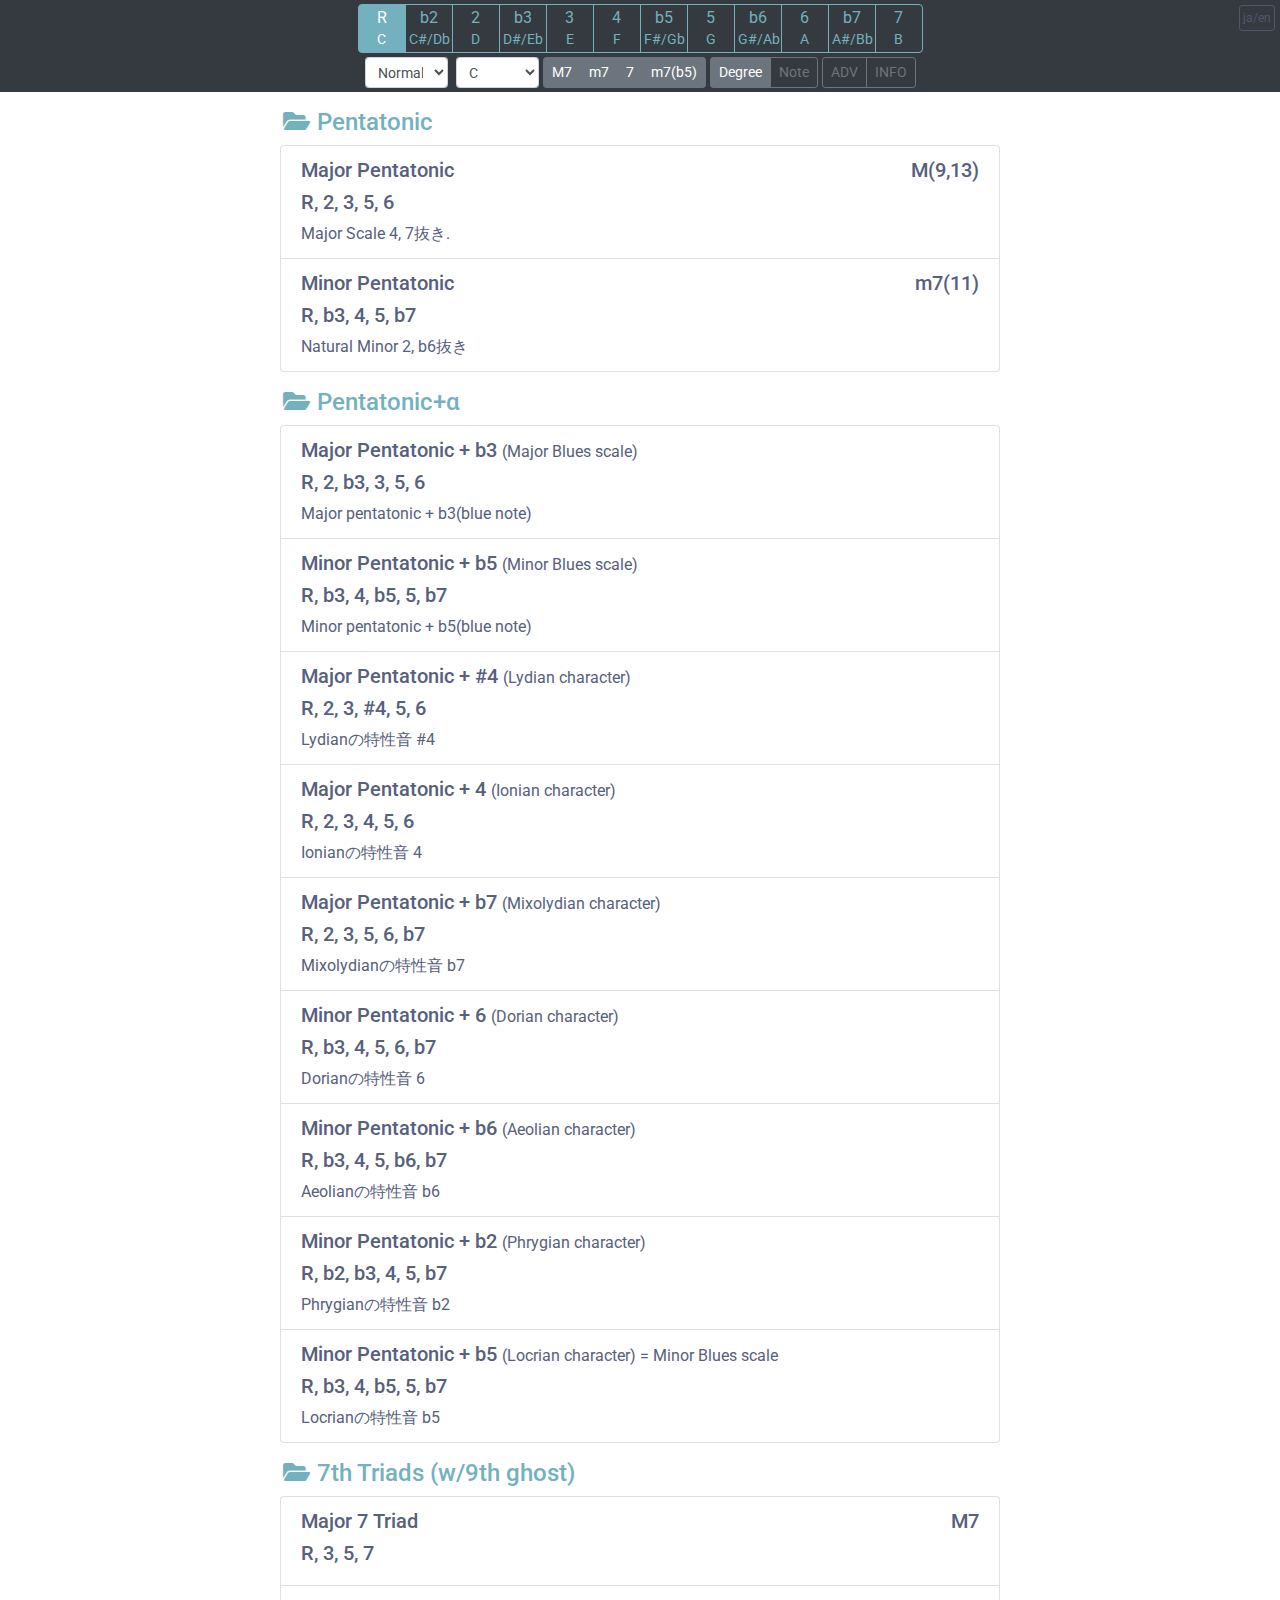
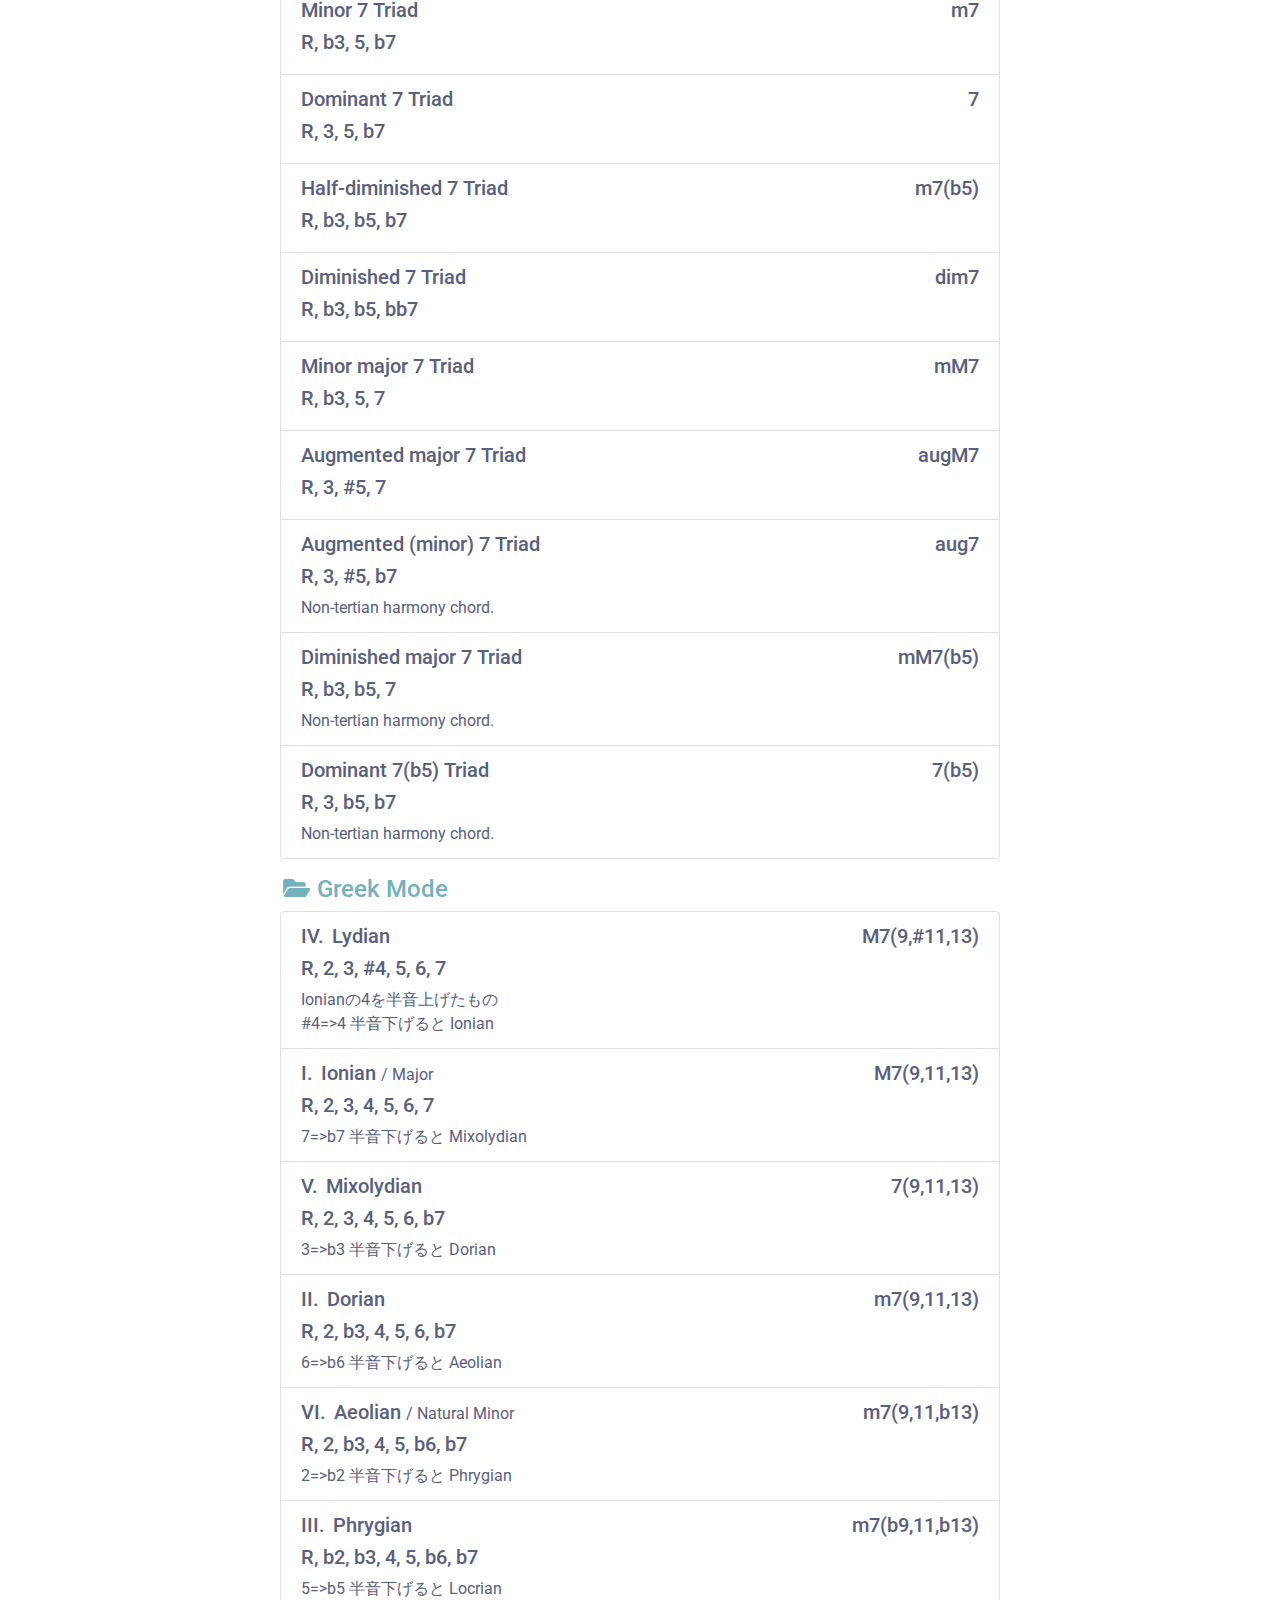
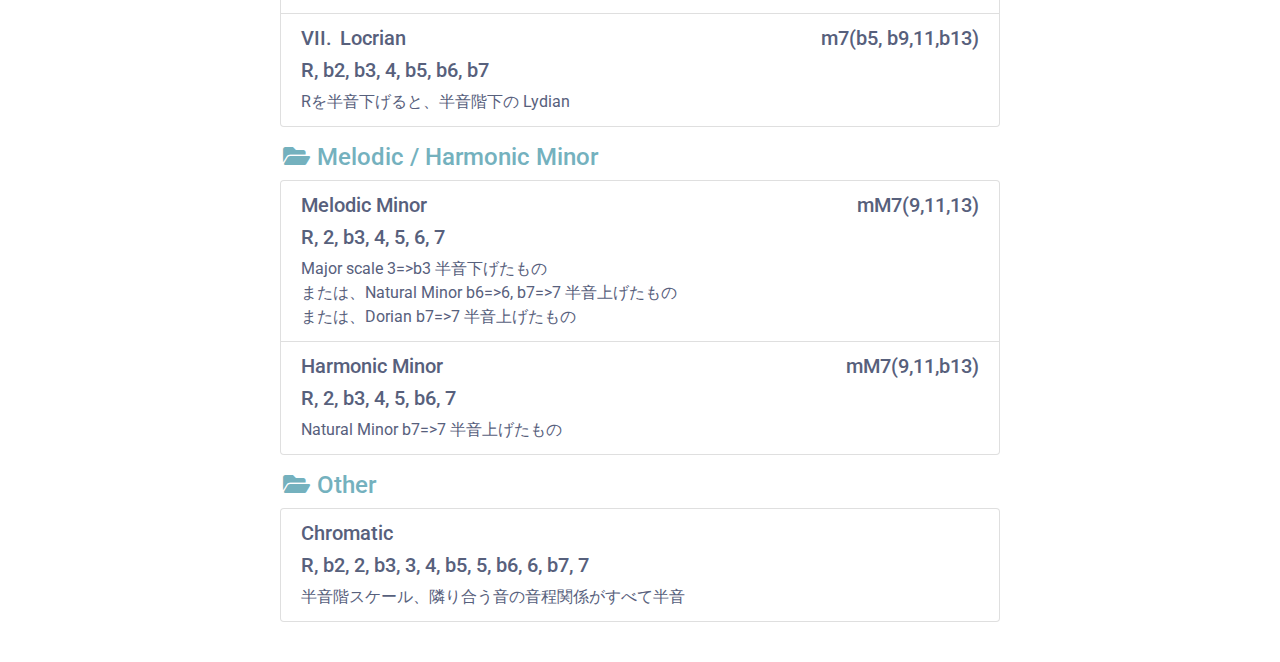
<file: index.html>
<!DOCTYPE html>
<html>
<head>
    <meta charset="utf-8" />
    <meta http-equiv="X-UA-Compatible" content="IE=edge">
    <meta name="viewport" content="width=device-width, initial-scale=1">

    <link rel="stylesheet" href="https://maxcdn.bootstrapcdn.com/bootstrap/4.0.0/css/bootstrap.min.css" integrity="sha384-Gn5384xqQ1aoWXA+058RXPxPg6fy4IWvTNh0E263XmFcJlSAwiGgFAW/dAiS6JXm" crossorigin="anonymous">
    <link href="https://use.fontawesome.com/releases/v5.0.8/css/all.css" rel="stylesheet">
    <link href="https://fonts.googleapis.com/css?family=Roboto" rel="stylesheet">

    <link rel="stylesheet" type="text/css" media="screen" href="main.css" />

    <style>
        body {
            margin-bottom: 40px;
            --margin-bottom: 500px;
        }
    </style>
    
    <title>Scale Finder</title>
</head>
<body>


    <nav class="navbar sticky-top bg-dark">
        <div class="w-100">    


            <div class="chlang">
                <button id="Btn-Lang" class="btn btn-outline-secondary btn-sm chlang-button">ja/en</button>
            </div>
            
            <!-- #Status -->
            <div id="Status" class="text-center">
                <div class="btn-group">
                    <button class="btn btn-outline-light status active" type="button" value="0">
                        <span class="status-degree">R</span><br/><div class="status-note"><span>C<span></div>
                    </button>
                    <button class="btn btn-outline-light status" type="button" value="1">
                        <span class="status-degree">b2</span><br/><div class="status-note"><span>C#/Db<span></div>
                    </button>
                    <button class="btn btn-outline-light status" type="button" value="2">
                        <span class="status-degree">2</span><br/><div class="status-note"><span>D<span></div>
                    </button>
                    <button class="btn btn-outline-light status" type="button" value="3">
                        <span class="status-degree">b3</span><br/><div class="status-note"><span>D#/Eb<span></div>
                    </button>
                    <button class="btn btn-outline-light status" type="button" value="4">
                        <span class="status-degree">3</span><br/><div class="status-note"><span>E<span></div>
                    </button>
                    <button class="btn btn-outline-light status" type="button" value="5">
                        <span class="status-degree">4</span><br/><div class="status-note"><span>F<span></div>
                    </button>
                    <button class="btn btn-outline-light status" type="button" value="6">
                        <span class="status-degree">b5</span><br/><div class="status-note"><span>F#/Gb<span></div>
                    </button>
                    <button class="btn btn-outline-light status" type="button" value="7">
                        <span class="status-degree">5</span><br/><div class="status-note"><span>G<span></div>
                    </button>
                    <button class="btn btn-outline-light status" type="button" value="8">
                        <span class="status-degree">b6</span><br/><div class="status-note"><span>G#/Ab<span></div>
                    </button>
                    <button class="btn btn-outline-light status" type="button" value="9">
                        <span class="status-degree">6</span><br/><div class="status-note"><span>A<span></div>
                    </button>
                    <button class="btn btn-outline-light status" type="button" value="10">
                        <span class="status-degree">b7</span><br/><div class="status-note"><span>A#/Bb<span></div>
                    </button>
                    <button class="btn btn-outline-light status" type="button" value="11">
                        <span class="status-degree">7</span><br/><div class="status-note"><span>B<span></div>
                    </button>
                </div>
            </div>

            <!-- #Controls -->
            <div class="w-100 text-center mt-1">
                <div id="Controls" class="d-inline-flex">

                    <select id="Type" class="form-control form-control-sm">
                        <option value="normal">Normal</option>
                        <option value="tension">Tension</option>
                        <option value="scale">Scale</option>
                    </select>

                    <select id="Key" class="form-control form-control-sm ml-2">
                        <option value="0">C</option>
                        <option value="1">C#/Db</option>
                        <option value="2">D</option>
                        <option value="3">D#/Eb</option>
                        <option value="4">E</option>
                        <option value="5">F</option>
                        <option value="6">F#/Gb</option>
                        <option value="7">G</option>
                        <option value="8">G#/Ab</option>
                        <option value="9">A</option>
                        <option value="10">A#/Bb</option>
                        <option value="11">B</option>
                    </select>

                    <div id="Chord" class="btn-group btn-group-sm ml-1" role="group">
                        <button class="btn btn-secondary btn-sm" value="1,3,5,7">M7</button>
                        <button class="btn btn-secondary btn-sm" value="1,b3,5,b7">m7</button>
                        <button class="btn btn-secondary btn-sm," value="1,3,5,b7">7</button>
                        <button class="btn btn-secondary btn-sm" value="1,b3,b5,b7">m7(b5)</button>
                    </div>

                    <div class="btn-group ml-1" role="group">
                        <!--
                        <span data-toggle="collapse" data-target="#DegreeBoard">
                            <button id="Btn-Degree" type="button" class="btn btn-outline-success btn-sm" data-toggle="button">Degree</button>
                        </span>
                        <-->
                        <button id="Btn-Degree" type="button" class="btn btn-outline-secondary btn-sm active">Degree</button>
                        <button id="Btn-Note" type="button" class="btn btn-outline-secondary btn-sm">Note</button>                    
                    </div>
                    
                    <div class="btn-group ml-1" role="group">
                        <!--
                        <span data-toggle="collapse" data-target="#Advanced">
                            <button id="Btn-Advanced" type="button" class="btn btn-outline-warning btn-sm active" data-toggle="button">ADV</button>
                        </span>
                        <span data-toggle="collapse" data-target="#Info">
                                <button id="Btn-Info" type="button" class="btn btn-outline-warning btn-sm active" data-toggle="button">INFO</button>
                            </span>
                        -->
                        <button id="Btn-Advanced" type="button" class="btn btn-outline-secondary btn-sm">ADV</button>
                        <button id="Btn-Info" type="button" class="btn btn-outline-secondary btn-sm">INFO</button>
                    </div>
                    
                </div>
            </div>


            <!-- #Advanced -->
            <div class="w-100 text-center">
                <div id="Advanced" class="collapse --show">

                    <div class="d-inline-flex mt-2">
                        <select id="Tuning" class="form-control form-control-sm">
                            <option value="Regular">Regular (E,A,D,G,B,E)</option>
                            <option value="DropD">DropD (D,A,D,G,B,E)</option>
                            <option value="7S-STD">7S-STD (B,E,A,D,G,B,E)</option>
                        </select>

                        <input id="Fret" class="form-control form-control-sm ml-2" type="number" value="24" min="12" max="32">
                        
                        <select id="Level" class="form-control form-control-sm ml-2">
                            <option value="beg">Beginner</option>
                            <!-- option value="int">Intermediate</option> -->
                            <option value="adv">Advanced</option>
                        </select>

                        <div class="form-check ml-2">
                            <input id="Check-ghost" type="checkbox" class="form-check-input">
                            <label class="form-check-label pt-1">ghost</label>
                        </div>
                        

                    </div>

                </div>
            </div>

            <!-- #Info -->
            <div class="w-100 text-center">
                <div id="Info" class="collapse --show">

                    <div class="info mt-2">
                        <p>
                            <a href="https://github.com/azuma51/scale-finder" title="Source code on Github"><i class="fab fa-github-square"></i></a>
                            <!--
                            <a href="#"><i class="far fa-comments"></i></a>
                            <a href="#"><i class="fas fa-paperclip"></i></a>
                            <a href="#" title="Refarence Links"><i class="fas fa-link"></i></a>
                            -->
                            <a href="https://www.facebook.com/sharer/sharer.php?u=https%3A%2F%2Fazuma51.github.io%2Fscale-finder%2F" target="_blank" title="Share on Facebook"><i class="fab fa-facebook-square"></i></a>
                            <a href="https://twitter.com/intent/tweet?url=https%3A%2F%2Fazuma51.github.io%2Fscale-finder%2F" target="_blank" title="Share on Tweet"><i class="fab fa-twitter-square"></i></a>                                           
                        </p>
                        <p class="copyright">Scale Finder r20180415</p>
                    </div>

                </div>
            </div>

        </div>
    </nav>



    <!-- Scales -->
    <div id="Scales" class="container">
        <!--
        <a class="anchor" id="Pentatonic-anchor"></a>
        <section class="category">
            <a data-toggle="collapse" href="#Pentatonic-group">
                <h4 class="category-title"><i class="fa"></i>Pentatonic</h4>
            </a>

            <div id="Pentatonic-group" class="category-scales collapse show">

                <a class="anchor" id="Major-Pentatonic-anchor"></a>
                <div id="Major-Pentatonic" class="scale list-group-item list-group-item-action flex-column">
                    <div class="d-flex w-100 justify-content-between">
                        <h5 class="scale-title">Major Pentatonic</h5>
                        <h5 class="scale-symbol">M(9,13)</h5>
                    </div>
                    <h5 class="scale-degrees">R, 2, 3, 5, 6</h5>
                    <p class="scale-desc">Major Scale 4, 7 抜き</p>
                </div>

                <a class="anchor" id="Minor-Pentatonic-anchor"></a>
                <div id="Minor-Pentatonic" class="scale list-group-item list-group-item-action flex-column">
                    <div class="d-flex w-100 justify-content-between">
                        <h5 class="scale-title">Minor Pentatonic</h5>
                        <h5 class="scale-symbol">m7(11)</h5>
                    </div>
                    <h5 class="scale-degrees">R, b3, 4, 5, b7</h5>
                    <p class="scale-desc">Natural Scale 2, 6 抜き</p>
                </div>
                
            </div>

        </section>
        

        <a class="anchor" id="Harmonic-Minor-Mode-anchor"></a>
        <section class="category">
            <a data-toggle="collapse" href="#Harmonic-Minor-Mode-group">
                <h4 class="category-title"><i class="fa"></i>Harmonic Minor Mode</h4>
            </a>

            <div id="Harmonic-Minor-Mode-group" class="category-scales collapse show">

                <a class="anchor" id="Harmonic-Minor-anchor"></a>
                <div id="Harmonic-Minor" class="scale list-group-item list-group-item-action flex-column pinned">
                    <div class="d-flex w-100 justify-content-between">
                        <h5 class="scale-title"><span class="scale-title-premode">I.</span>Harmonic Minor</h5>
                        <h5 class="scale-symbol">mM(9,11,b13)</h5>
                    </div>
                    <h5 class="scale-degrees">R, 2, b3, 4, 5, b6, 7</h5>
                    <p class="scale-desc">1st of Harmonic Minor Mode<br>Natural Minor b7を半音上げたもの</p>
                </div>

                <a class="anchor" id="Phrygian-anchor"></a>
                <div id="Phrygian" class="scale list-group-item list-group-item-action flex-column active">
                    <div class="d-flex w-100 justify-content-between">
                        <h5 class="scale-title"><span class="scale-title-premode">V.</span>Phrygian #3<small>(Phrygian Dominant / Harmonic Minor P5 below)</small></h5>
                        <h5 class="scale-symbol">7(b9,11,b13)</h5>
                    </div>
                    <h5 class="scale-degrees">R, b2, 3, 4, 5, b6, b7</h5>
                    <p class="scale-desc">5th of Harmonic Minor Mode</p>
                </div>
                
            </div>

        </section>
        -->
    </div>   



    <!-- #Boards -->
    <div id="Boards" class="fixed-bottom">


        <div id="DegreeBoard" class="container-fuild bg-light collapse board --show">
            <div class="d-flex justify-content-between pl-3 pr-3 board-header">
                <p>
                    <i class="fa fas fa-thumbtack board-pin"></i>
                    <span class="board-title-key">C</span>
                    <span class="board-title">Chromatic</span>
                    <small>on Degree</small>
                </p>
                <button type="button" class="close board-close" data-target="#DegreeBoard">
                    <span class="" aria-hidden="true">&times;</span>
                </button>   
            </div>

            <div id="" class="diagram">
                <div class="diagram-degrees text-center">
                    <table>
                        <caption></caption>
                        <tr>
                            <th></th>
                            <th>0</th>
                            <th></th>
                            <th></th>
                            <th>3</th>
                            <th></th>
                            <th>5</th>
                            <th></th>
                            <th>7</th>
                            <th></th>
                            <th>9</th>
                            <th></th>
                            <th></th>
                            <th>12</th>
                            <th></th>
                            <th></th>
                            <th>15</th>
                            <th></th>
                            <th>17</th>
                            <th></th>
                            <th>19</th>
                            <th></th>
                            <th>21</th>
                            <th></th>
                            <th></th>
                            <th>24</th>
                        </tr>

                        <tr>
                            <th>1</th>
                            <td class="zero-fret"><div class="maru"><span>b3</span></div></td>
                            <td><div class="maru"><span>4</span></div></td>
                            <td><div class="maru"><span>b5</span></div></td>
                            <td><div class="maru"><span>5</span></div></td>
                            <td><div class="maru"><span>b6</span></div></td>
                            <td><div class="maru"><span>6</span></div></td>
                            <td><div class="maru"><span>b7</span></div></td>
                            <td><div class="maru"><span>7</span></div></td>
                            <td><div class="maru root"><span>R</span></div></td>
                            <td><div class="maru"><span>b2</span></div></td>
                            <td><div class="maru"><span>2</span></div></td>
                            <td><div class="maru"><span>b3</span></div></td>
                            <td class="twelve-fret"><div class="maru"><span>3</span></div></td>
                            <td><div class="maru"><span>4</span></div></td>
                            <td><div class="maru"><span>4#</span></div></td>
                            <td><div class="maru"><span>5</span></div></td>
                            <td><div class="maru"><span class="small">b13</span></div></td>
                            <td><div class="maru"><span>13</span></div></td>
                            <td><div class="maru"><span class="small">#13</span></div></td>
                            <td><div class="maru"><span>7</span></div></td>
                            <td><div class="maru root"><span>R</span></div></td>
                            <td><div class="maru"><span>b2</span></div></td>
                            <td><div class="maru"><span>2</span></div></td>
                            <td><div class="maru"><span>b3</span></div></td>
                            <td class="twenty-four-fret"><div class="maru"><span>3</span></div></td>
                        </tr>
                        
                        <tr>
                            <th>2</th>
                            <td class="zero-fret"><div class="maru"><span>7</span></div></td>
                            <td><div class="maru root"><span>R</span></div></td>
                            <td><div class="maru"><span>b2</span></div></td>
                            <td><div class="maru"><span>2</span></div></td>
                            <td><div class="maru"><span>b3</span></div></td>
                            <td><div class="maru"><span>3</span></div></td>
                            <td><div class="maru"><span>4</span></div></td>
                            <td><div class="maru"><span>b5</span></div></td>
                            <td><div class="maru"><span>5</span></div></td>
                            <td><div class="maru"><span>b6</span></div></td>
                            <td><div class="maru"><span>6</span></div></td>
                            <td><div class="maru"><span>b7</span></div></td>
                            <td class="twelve-fret"><div class="maru"><span>7</span></div></td>
                            <td><div class="maru root"><span>R</span></div></td>
                            <td><div class="maru"><span>b2</span></div></td>
                            <td><div class="maru"><span>2</span></div></td>
                            <td><div class="maru"><span>b3</span></div></td>
                            <td><div class="maru"><span>3</span></div></td>
                            <td><div class="maru"><span>4</span></div></td>
                            <td><div class="maru"><span>b5</span></div></td>
                            <td><div class="maru"><span>5</span></div></td>
                            <td><div class="maru"><span>b6</span></div></td>
                            <td><div class="maru"><span>6</span></div></td>
                            <td><div class="maru"><span>b7</span></div></td>
                            <td class="twenty-four-fret"><div class="maru"><span>7</span></div></td>
                        </tr>                    

                        <tr>
                            <th>3</th>
                            <td class="zero-fret"><div class="maru"><span>5</span></div></td>
                            <td><div class="maru"><span>b6</span></div></td>
                            <td><div class="maru"><span>6</span></div></td>
                            <td><div class="maru"><span>b7</span></div></td>
                            <td><div class="maru"><span>7</span></div></td>
                            <td><div class="maru root"><span>R</span></div></td>
                            <td><div class="maru"><span>b2</span></div></td>
                            <td><div class="maru"><span>2</span></div></td>
                            <td><div class="maru"><span>b3</span></div></td>
                            <td><div class="maru"><span>3</span></div></td>
                            <td><div class="maru"><span>4</span></div></td>
                            <td><div class="maru"><span>b5</span></div></td>
                            <td class="twelve-fret"><div class="maru"><span>5</span></div></td>
                            <td><div class="maru"><span>b6</span></div></td>
                            <td><div class="maru"><span>6</span></div></td>
                            <td><div class="maru"><span>b7</span></div></td>
                            <td><div class="maru"><span>7</span></div></td>
                            <td><div class="maru root"><span>R</span></div></td>
                            <td><div class="maru"><span>b2</span></div></td>
                            <td><div class="maru"><span>2</span></div></td>
                            <td><div class="maru"><span>b3</span></div></td>
                            <td><div class="maru"><span>3</span></div></td>
                            <td><div class="maru"><span>4</span></div></td>
                            <td><div class="maru"><span>b5</span></div></td>
                            <td class="twenty-four-fret"><div class="maru"><span>5</span></div></td>
                        </tr>                    

                        <tr>
                            <th>4</th>
                            <td class="zero-fret"><div class="maru"><span>2</span></div></td>
                            <td><div class="maru"><span>b3</span></div></td>
                            <td><div class="maru"><span>3</span></div></td>
                            <td><div class="maru"><span>4</span></div></td>
                            <td><div class="maru"><span>b5</span></div></td>
                            <td><div class="maru"><span>5</span></div></td>
                            <td><div class="maru"><span>b6</span></div></td>
                            <td><div class="maru"><span>6</span></div></td>
                            <td><div class="maru"><span>b7</span></div></td>
                            <td><div class="maru"><span>7</span></div></td>
                            <td><div class="maru root"><span>R</span></div></td>
                            <td><div class="maru"><span>b2</span></div></td>
                            <td class="twelve-fret"><div class="maru"><span>2</span></div></td>
                            <td><div class="maru"><span>b3</span></div></td>
                            <td><div class="maru"><span>3</span></div></td>
                            <td><div class="maru"><span>4</span></div></td>
                            <td><div class="maru"><span>b5</span></div></td>
                            <td><div class="maru"><span>5</span></div></td>
                            <td><div class="maru"><span>b6</span></div></td>
                            <td><div class="maru"><span>6</span></div></td>
                            <td><div class="maru"><span>b7</span></div></td>
                            <td><div class="maru"><span>7</span></div></td>
                            <td><div class="maru root"><span>R</span></div></td>
                            <td><div class="maru"><span>b2</span></div></td>
                            <td class="twenty-four-fret"><div class="maru"><span>2</span></div></td>
                        </tr>                    

                        <tr>
                            <th>5</th>
                            <td class="zero-fret"><div class="maru"><span>6</span></div></td>
                            <td><div class="maru"><span>b7</span></div></td>
                            <td><div class="maru"><span>7</span></div></td>
                            <td><div class="maru root"><span>R</span></div></td>
                            <td><div class="maru"><span>b2</span></div></td>
                            <td><div class="maru"><span>2</span></div></td>
                            <td><div class="maru"><span>b3</span></div></td>
                            <td><div class="maru"><span>3</span></div></td>
                            <td><div class="maru"><span>4</span></div></td>
                            <td><div class="maru"><span>b5</span></div></td>
                            <td><div class="maru"><span>5</span></div></td>
                            <td><div class="maru"><span>b6</span></div></td>
                            <td class="twelve-fret"><div class="maru"><span>6</span></div></td>
                            <td><div class="maru"><span>b7</span></div></td>
                            <td><div class="maru"><span>7</span></div></td>
                            <td><div class="maru root"><span>R</span></div></td>
                            <td><div class="maru"><span>b2</span></div></td>
                            <td><div class="maru"><span>2</span></div></td>
                            <td><div class="maru"><span>b3</span></div></td>
                            <td><div class="maru"><span>3</span></div></td>
                            <td><div class="maru"><span>4</span></div></td>
                            <td><div class="maru"><span>b5</span></div></td>
                            <td><div class="maru"><span>5</span></div></td>
                            <td><div class="maru"><span>b6</span></div></td>
                            <td class="twenty-four-fret"><div class="maru"><span>6</span></div></td>
                        </tr>                    

                        <tr>
                            <th>6</th>
                            <td class="zero-fret"><div class="maru"><span>3</span></div></td>
                            <td><div class="maru"><span>4</span></div></td>
                            <td><div class="maru"><span>b5</span></div></td>
                            <td><div class="maru"><span>5</span></div></td>
                            <td><div class="maru"><span>b6</span></div></td>
                            <td><div class="maru"><span>6</span></div></td>
                            <td><div class="maru"><span>b7</span></div></td>
                            <td><div class="maru"><span>7</span></div></td>
                            <td><div class="maru root"><span>R</span></div></td>
                            <td><div class="maru"><span>b2</span></div></td>
                            <td><div class="maru"><span>2</span></div></td>
                            <td><div class="maru"><span>b3</span></div></td>
                            <td class="twelve-fret"><div class="maru"><span>3</span></div></td>
                            <td><div class="maru"><span>4</span></div></td>
                            <td><div class="maru"><span>b5</span></div></td>
                            <td><div class="maru"><span>5</span></div></td>
                            <td><div class="maru"><span>b6</span></div></td>
                            <td><div class="maru"><span>6</span></div></td>
                            <td><div class="maru"><span>b7</span></div></td>
                            <td><div class="maru"><span>7</span></div></td>
                            <td><div class="maru root"><span>R</span></div></td>
                            <td><div class="maru"><span>b2</span></div></td>
                            <td><div class="maru"><span>2</span></div></td>
                            <td><div class="maru"><span>b3</span></div></td>
                            <td class="twenty-four-fret"><div class="maru"><span>3</span></div></td>
                        </tr>
                         
                        <tr>
                            <th></th>
                            <th>12</th>
                            <th></th>
                            <th></th>
                            <th>15</th>
                            <th></th>
                            <th>17</th>
                            <th></th>
                            <th>19</th>
                            <th></th>
                            <th>21</th>
                            <th></th>
                            <th></th>
                            <th>24</th>
                            <th></th>
                            <th></th>
                            <th>27</th>
                            <th></th>
                            <th>29</th>
                            <th></th>
                            <th>31</th>
                            <th></th>
                            <th>33</th>
                            <th></th>
                            <th></th>
                            <th>36</th>
                        </tr>


                    </table>

                </div>
            </div>
        </div>
    

        <div id="NoteBoard" class="container-fuild bg-light collapse board --show">
            <div class="d-flex justify-content-between pl-3 pr-3 board-header">
                <p>
                    <i class="fa fas fa-thumbtack board-pin"></i>
                    <span class="board-title-key">C</span>
                    <span class="board-title">Chromatic</span>
                    <small>on Note</small>
                </p>
                <button type="button" class="close board-close" data-target="#NoteBoard">
                    <span class="" aria-hidden="true">&times;</span>
                </button>   
            </div>

            <div id="" class="diagram">
                <div class="diagram-notes text-center">
                    <table>
                        <caption></caption>
                        <tr>
                            <th></th>
                            <th>0</th>
                            <th></th>
                            <th></th>
                            <th>3</th>
                            <th></th>
                            <th>5</th>
                            <th></th>
                            <th>7</th>
                            <th></th>
                            <th>9</th>
                            <th></th>
                            <th></th>
                            <th>12</th>
                            <th></th>
                            <th></th>
                            <th>15</th>
                            <th></th>
                            <th>17</th>
                            <th></th>
                            <th>19</th>
                            <th></th>
                            <th>21</th>
                            <th></th>
                            <th></th>
                            <th>24</th>
                        </tr>

                        <tr>
                            <th>1</th>
                            <td class="zero-fret"><div class="maru"><span>E</span></div></td>
                            <td><div class="maru"><span>F</span></div></td>
                            <td><div class="maru"><span class="small">F#<br>Gb</span></div></td>
                            <td><div class="maru"><span>G</span></div></td>
                            <td><div class="maru"><span class="small">G#<br>Ab</span></div></td>
                            <td><div class="maru"><span>A</span></div></td>
                            <td><div class="maru"><span class="small">A#<br>Bb</span></div></td>
                            <td><div class="maru"><span>B</span></div></td>
                            <td><div class="maru root"><span>C</span></div></td>
                            <td><div class="maru"><span class="small">C#<br>Db</span></div></td>
                            <td><div class="maru"><span>D</span></div></td>
                            <td><div class="maru"><span class="small">D#<br>Eb</span></div></td>
                            <td class="twelve-fret"><div class="maru"><span>E</span></div></td>
                            <td><div class="maru"><span>F</span></div></td>
                            <td><div class="maru"><span class="small">F#<br>Gb</span></div></td>
                            <td><div class="maru"><span>G</span></div></td>
                            <td><div class="maru"><span class="small">G#<br>Ab</span></div></td>
                            <td><div class="maru"><span>A</span></div></td>
                            <td><div class="maru"><span class="small">A#<br>Bb</span></div></td>
                            <td><div class="maru"><span>B</span></div></td>
                            <td><div class="maru root"><span>C</span></div></td>
                            <td><div class="maru"><span class="small">C#<br>Db</span></div></td>
                            <td><div class="maru"><span>D</span></div></td>
                            <td><div class="maru"><span class="small">D#<br>Eb</span></div></td>
                            <td class="twenty-four-fret"><div class="maru"><span>E</span></div></td>
                        </tr>
                        
                        <tr>
                            <th>2</th>
                            <td class="zero-fret"><div class="maru"><span>B</span></div></td>
                            <td><div class="maru root"><span>C</span></div></td>
                            <td><div class="maru"><span class="small">C#<br>Db</span></div></td>
                            <td><div class="maru"><span>D</span></div></td>
                            <td><div class="maru"><span class="small">D#<br>Eb</span></div></td>
                            <td><div class="maru"><span>E</span></div></td>
                            <td><div class="maru"><span>F</span></div></td>
                            <td><div class="maru"><span class="small">F#<br>Gb</span></div></td>
                            <td><div class="maru"><span>G</span></div></td>
                            <td><div class="maru"><span class="small">G#<br>Ab</span></div></td>
                            <td><div class="maru"><span>A</span></div></td>
                            <td><div class="maru"><span class="small">A#<br>Bb</span></div></td>
                            <td class="twelve-fret"><div class="maru"><span>B</span></div></td>
                            <td><div class="maru root"><span>C</span></div></td>
                            <td><div class="maru"><span class="small">C#<br>Db</span></div></td>
                            <td><div class="maru"><span>D</span></div></td>
                            <td><div class="maru"><span class="small">D#<br>Eb</span></div></td>
                            <td><div class="maru"><span>E</span></div></td>
                            <td><div class="maru"><span>F</span></div></td>
                            <td><div class="maru"><span class="small">F#<br>Gb</span></div></td>
                            <td><div class="maru"><span>G</span></div></td>
                            <td><div class="maru"><span class="small">G#<br>Ab</span></div></td>
                            <td><div class="maru"><span>A</span></div></td>
                            <td><div class="maru"><span class="small">A#<br>Bb</span></div></td>
                            <td class="twenty-four-fret"><div class="maru"><span>B</span></div></td>
                        </tr>                    

                        <tr>
                            <th>3</th>
                            <td class="zero-fret"><div class="maru"><span>G</span></div></td>
                            <td><div class="maru"><span class="small">G#<br>Ab</span></div></td>
                            <td><div class="maru"><span>A</span></div></td>
                            <td><div class="maru"><span class="small">A#<br>Bb</span></div></td>
                            <td><div class="maru"><span>B</span></div></td>
                            <td><div class="maru root"><span>C</span></div></td>
                            <td><div class="maru"><span class="small">C#<br>Db</span></div></td>
                            <td><div class="maru"><span>D</span></div></td>
                            <td><div class="maru"><span class="small">D#<br>Eb</span></div></td>
                            <td><div class="maru"><span>E</span></div></td>
                            <td><div class="maru"><span>F</span></div></td>
                            <td><div class="maru"><span class="small">G#<br>Ab</span></div></td>
                            <td class="twelve-fret"><div class="maru"><span>G</span></div></td>
                            <td><div class="maru"><span class="small">G#<br>Ab</span></div></td>
                            <td><div class="maru"><span>A</span></div></td>
                            <td><div class="maru"><span class="small">A#<br>Bb</span></div></td>
                            <td><div class="maru"><span>B</span></div></td>
                            <td><div class="maru root"><span>C</span></div></td>
                            <td><div class="maru"><span class="small">C#<br>Db</span></div></td>
                            <td><div class="maru"><span>D</span></div></td>
                            <td><div class="maru"><span class="small">D#<br>Eb</span></div></td>
                            <td><div class="maru"><span>E</span></div></td>
                            <td><div class="maru"><span>F</span></div></td>
                            <td><div class="maru"><span class="small">G#<br>Ab</span></div></td>
                            <td class="twenty-four-fret"><div class="maru"><span>G</span></div></td>
                        </tr>                    

                        <tr>
                            <th>4</th>
                            <td class="zero-fret"><div class="maru"><span>D</span></div></td>
                            <td><div class="maru"><span class="small">D#<br>Eb</span></div></td>
                            <td><div class="maru"><span>E</span></div></td>
                            <td><div class="maru"><span>F</span></div></td>
                            <td><div class="maru"><span class="small">F#<br>Gb</span></div></td>
                            <td><div class="maru"><span>G</span></div></td>
                            <td><div class="maru"><span class="small">G#<br>Ab</span></div></td>
                            <td><div class="maru"><span>A</span></div></td>
                            <td><div class="maru"><span class="small">A#<br>Bb</span></div></td>
                            <td><div class="maru"><span>B</span></div></td>
                            <td><div class="maru root"><span>C</span></div></td>
                            <td><div class="maru"><span class="small">C#<br>Db</span></div></td>
                            <td class="twelve-fret"><div class="maru"><span>D</span></div></td>
                            <td><div class="maru"><span class="small">D#<br>Eb</span></div></td>
                            <td><div class="maru"><span>E</span></div></td>
                            <td><div class="maru"><span>F</span></div></td>
                            <td><div class="maru"><span class="small">F#<br>Gb</span></div></td>
                            <td><div class="maru"><span>G</span></div></td>
                            <td><div class="maru"><span class="small">G#<br>Ab</span></div></td>
                            <td><div class="maru"><span>A</span></div></td>
                            <td><div class="maru"><span class="small">A#<br>Bb</span></div></td>
                            <td><div class="maru"><span>B</span></div></td>
                            <td><div class="maru root"><span>C</span></div></td>
                            <td><div class="maru"><span class="small">C#<br>Db</span></div></td>
                            <td class="twenty-four-fret"><div class="maru"><span>D</span></div></td>
                        </tr>                    

                        <tr>
                            <th>5</th>
                            <td class="zero-fret"><div class="maru"><span>A</span></div></td>
                            <td><div class="maru"><span class="small">A#<br>Bb</span></div></td>
                            <td><div class="maru"><span>B</span></div></td>
                            <td><div class="maru root"><span>C</span></div></td>
                            <td><div class="maru"><span class="small">C#<br>Db</span></div></td>
                            <td><div class="maru"><span>D</span></div></td>
                            <td><div class="maru"><span class="small">D#<br>Eb</span></div></td>
                            <td><div class="maru"><span>E</span></div></td>
                            <td><div class="maru"><span>F</span></div></td>
                            <td><div class="maru"><span class="small">F#<br>Gb</span></div></td>
                            <td><div class="maru"><span>G</span></div></td>
                            <td><div class="maru"><span class="small">G#<br>Ab</span></div></td>
                            <td class="twelve-fret"><div class="maru"><span>A</span></div></td>
                            <td><div class="maru"><span class="small">A#<br>Bb</span></div></td>
                            <td><div class="maru"><span>B</span></div></td>
                            <td><div class="maru root"><span>C</span></div></td>
                            <td><div class="maru"><span class="small">C#<br>Db</span></div></td>
                            <td><div class="maru"><span>D</span></div></td>
                            <td><div class="maru"><span class="small">D#<br>Eb</span></div></td>
                            <td><div class="maru"><span>E</span></div></td>
                            <td><div class="maru"><span>F</span></div></td>
                            <td><div class="maru"><span class="small">F#<br>Gb</span></div></td>
                            <td><div class="maru"><span>G</span></div></td>
                            <td><div class="maru"><span class="small">G#<br>Ab</span></div></td>
                            <td class="twenty-four-fret"><div class="maru"><span>A</span></div></td>
                        </tr>                    

                        <tr>
                            <th>6</th>
                            <td class="zero-fret"><div class="maru"><span>E</span></div></td>
                            <td><div class="maru"><span>F</span></div></td>
                            <td><div class="maru"><span class="small">F#<br>Gb</span></div></td>
                            <td><div class="maru"><span>G</span></div></td>
                            <td><div class="maru"><span class="small">G#<br>Ab</span></div></td>
                            <td><div class="maru"><span>A</span></div></td>
                            <td><div class="maru"><span class="small">A#<br>Bb</span></div></td>
                            <td><div class="maru"><span>B</span></div></td>
                            <td><div class="maru root"><span>C</span></div></td>
                            <td><div class="maru"><span class="small">C#<br>Db</span></div></td>
                            <td><div class="maru"><span>D</span></div></td>
                            <td><div class="maru"><span class="small">D#<br>Eb</span></div></td>
                            <td class="twelve-fret"><div class="maru"><span>E</span></div></td>
                            <td><div class="maru"><span>F</span></div></td>
                            <td><div class="maru"><span class="small">F#<br>Gb</span></div></td>
                            <td><div class="maru"><span>G</span></div></td>
                            <td><div class="maru"><span class="small">G#<br>Ab</span></div></td>
                            <td><div class="maru"><span>A</span></div></td>
                            <td><div class="maru"><span class="small">A#<br>Bb</span></div></td>
                            <td><div class="maru"><span>B</span></div></td>
                            <td><div class="maru root"><span>C</span></div></td>
                            <td><div class="maru"><span class="small">C#<br>Db</span></div></td>
                            <td><div class="maru"><span>D</span></div></td>
                            <td><div class="maru"><span class="small">D#<br>Eb</span></div></td>
                            <td class="twenty-four-fret"><div class="maru"><span>E</span></div></td>
                        </tr>
                         
                        <tr>
                            <th></th>
                            <th>12</th>
                            <th></th>
                            <th></th>
                            <th>15</th>
                            <th></th>
                            <th>17</th>
                            <th></th>
                            <th>19</th>
                            <th></th>
                            <th>21</th>
                            <th></th>
                            <th></th>
                            <th>24</th>
                            <th></th>
                            <th></th>
                            <th>27</th>
                            <th></th>
                            <th>29</th>
                            <th></th>
                            <th>31</th>
                            <th></th>
                            <th>33</th>
                            <th></th>
                            <th></th>
                            <th>36</th>
                        </tr>


                    </table>

                </div>
            </div>
        </div>
    </div>


    <!--
    <script src="https://code.jquery.com/jquery-3.2.1.slim.min.js" integrity="sha384-KJ3o2DKtIkvYIK3UENzmM7KCkRr/rE9/Qpg6aAZGJwFDMVNA/GpGFF93hXpG5KkN" crossorigin="anonymous"></script>
    -->
    <script src="https://code.jquery.com/jquery-3.2.1.min.js"></script>
    <script src="https://cdnjs.cloudflare.com/ajax/libs/popper.js/1.12.9/umd/popper.min.js" integrity="sha384-ApNbgh9B+Y1QKtv3Rn7W3mgPxhU9K/ScQsAP7hUibX39j7fakFPskvXusvfa0b4Q" crossorigin="anonymous"></script>
    <script src="https://maxcdn.bootstrapcdn.com/bootstrap/4.0.0/js/bootstrap.min.js" integrity="sha384-JZR6Spejh4U02d8jOt6vLEHfe/JQGiRRSQQxSfFWpi1MquVdAyjUar5+76PVCmYl" crossorigin="anonymous"></script>    
    <script src="main.js"></script>

    
</body>
</html>
</file>
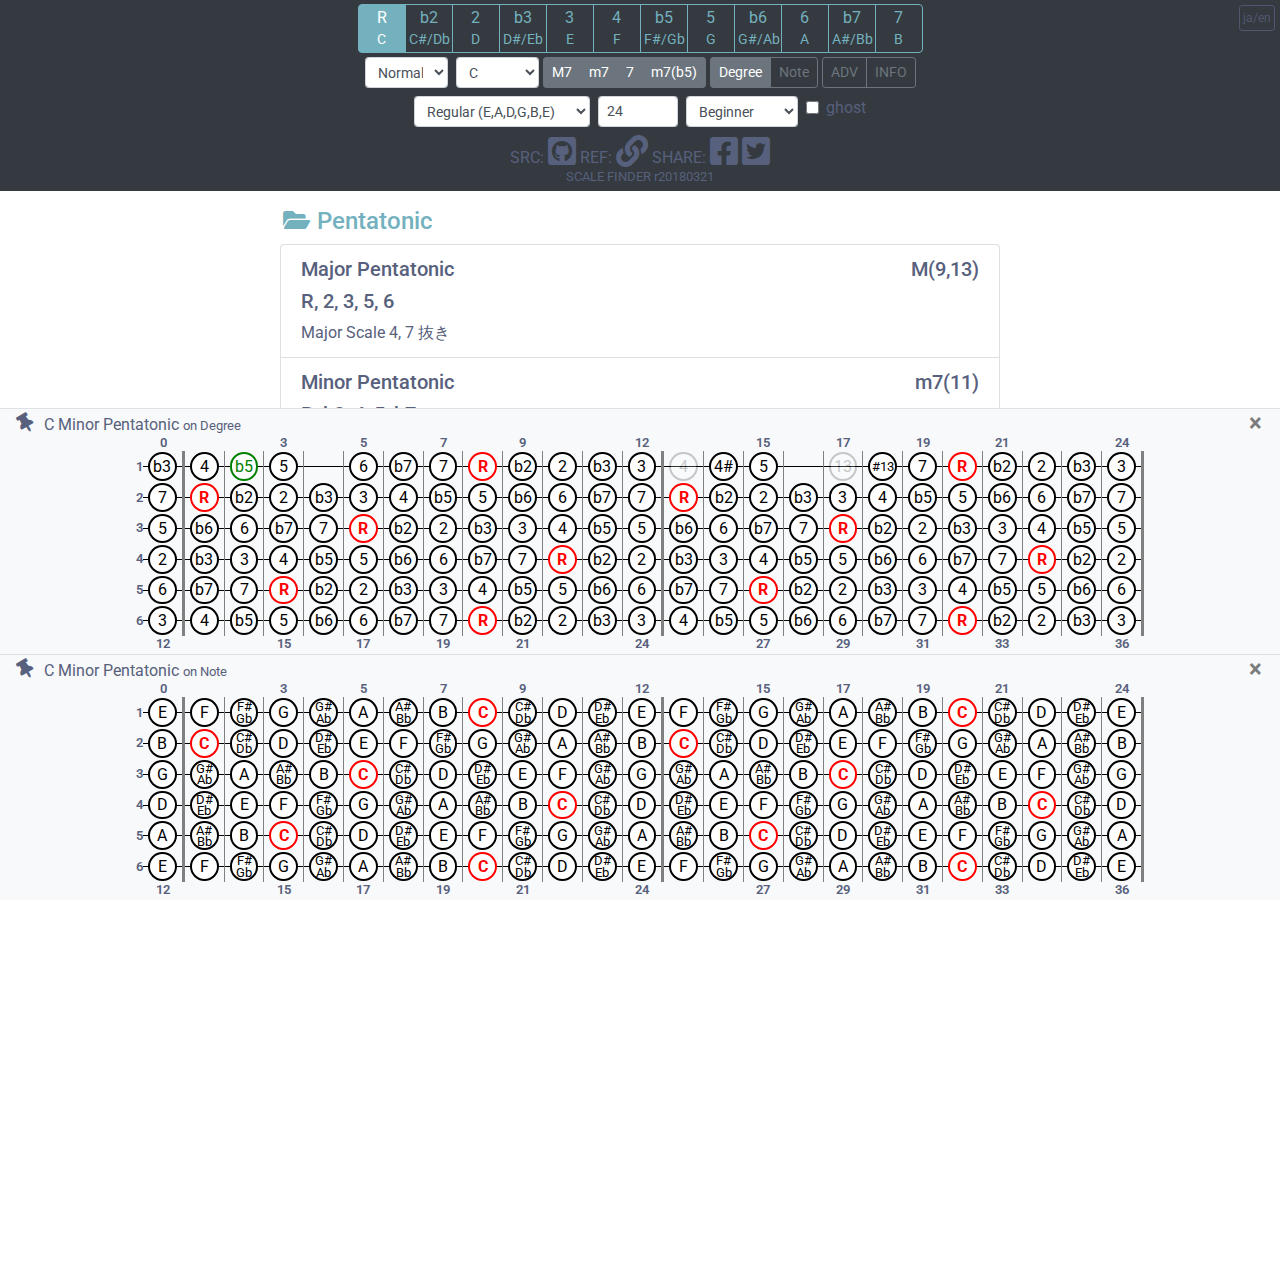
<file: _design.html>
<!DOCTYPE html>
<html>
<head>
    <meta charset="utf-8" />
    <meta http-equiv="X-UA-Compatible" content="IE=edge">
    <meta name="viewport" content="width=device-width, initial-scale=1">

    <link rel="stylesheet" href="https://maxcdn.bootstrapcdn.com/bootstrap/4.0.0/css/bootstrap.min.css" integrity="sha384-Gn5384xqQ1aoWXA+058RXPxPg6fy4IWvTNh0E263XmFcJlSAwiGgFAW/dAiS6JXm" crossorigin="anonymous">
    <link href="https://use.fontawesome.com/releases/v5.0.8/css/all.css" rel="stylesheet">
    <link href="https://fonts.googleapis.com/css?family=Roboto" rel="stylesheet">

    <link rel="stylesheet" type="text/css" media="screen" href="main.css" />
    <script src="main.js"></script>

    <style>
        body {
            margin-bottom: 500px;
        }
    </style>
    
    <title>Scale finder (design)</title>
</head>
<body>


    <nav class="navbar sticky-top bg-dark">
        <div class="w-100">    


            <div class="chlang">
                <button id="Btn-Lang" class="btn btn-outline-secondary btn-sm chlang-button">ja/en</button>
            </div>
            
            <!-- #Status -->
            <div id="Status" class="text-center">
                <div class="btn-group">
                    <button class="btn btn-outline-light status active" type="button" value="0">
                        <span class="status-degree">R</span><br/><div class="status-note"><span>C<span></div>
                    </button>
                    <button class="btn btn-outline-light status" type="button" value="1">
                        <span class="status-degree">b2</span><br/><div class="status-note"><span>C#/Db<span></div>
                    </button>
                    <button class="btn btn-outline-light status" type="button" value="2">
                        <span class="status-degree">2</span><br/><div class="status-note"><span>D<span></div>
                    </button>
                    <button class="btn btn-outline-light status" type="button" value="3">
                        <span class="status-degree">b3</span><br/><div class="status-note"><span>D#/Eb<span></div>
                    </button>
                    <button class="btn btn-outline-light status" type="button" value="4">
                        <span class="status-degree">3</span><br/><div class="status-note"><span>E<span></div>
                    </button>
                    <button class="btn btn-outline-light status" type="button" value="5">
                        <span class="status-degree">4</span><br/><div class="status-note"><span>F<span></div>
                    </button>
                    <button class="btn btn-outline-light status" type="button" value="6">
                        <span class="status-degree">b5</span><br/><div class="status-note"><span>F#/Gb<span></div>
                    </button>
                    <button class="btn btn-outline-light status" type="button" value="7">
                        <span class="status-degree">5</span><br/><div class="status-note"><span>G<span></div>
                    </button>
                    <button class="btn btn-outline-light status" type="button" value="8">
                        <span class="status-degree">b6</span><br/><div class="status-note"><span>G#/Ab<span></div>
                    </button>
                    <button class="btn btn-outline-light status" type="button" value="9">
                        <span class="status-degree">6</span><br/><div class="status-note"><span>A<span></div>
                    </button>
                    <button class="btn btn-outline-light status" type="button" value="10">
                        <span class="status-degree">b7</span><br/><div class="status-note"><span>A#/Bb<span></div>
                    </button>
                    <button class="btn btn-outline-light status" type="button" value="11">
                        <span class="status-degree">7</span><br/><div class="status-note"><span>B<span></div>
                    </button>
                </div>
            </div>

            <!-- #Controls -->
            <div class="w-100 text-center mt-1">
                <div id="Controls" class="d-inline-flex">

                    <select id="Type" class="form-control form-control-sm">
                        <option value="normal">Normal</option>
                        <option value="tension">Tension</option>
                        <option value="scale">Scale</option>
                    </select>

                    <select id="Key" class="form-control form-control-sm ml-2">
                        <option value="0">C</option>
                        <option value="1">C#/Db</option>
                        <option value="2">D</option>
                        <option value="3">D#/Eb</option>
                        <option value="4">E</option>
                        <option value="5">F</option>
                        <option value="6">F#/Gb</option>
                        <option value="7">G</option>
                        <option value="8">G#/Ab</option>
                        <option value="9">A</option>
                        <option value="10">A#/Bb</option>
                        <option value="11">B</option>
                    </select>

                    <div id="Chord" class="btn-group btn-group-sm ml-1" role="group">
                        <button class="btn btn-secondary btn-sm" value="1,3,5,7">M7</button>
                        <button class="btn btn-secondary btn-sm" value="1,b3,5,b7">m7</button>
                        <button class="btn btn-secondary btn-sm," value="1,3,5,b7">7</button>
                        <button class="btn btn-secondary btn-sm" value="1,b3,b5,b7">m7(b5)</button>
                    </div>

                    <div class="btn-group ml-1" role="group">
                        <!--
                        <span data-toggle="collapse" data-target="#DegreeBoard">
                            <button id="Btn-Degree" type="button" class="btn btn-outline-success btn-sm" data-toggle="button">Degree</button>
                        </span>
                        <-->
                        <button id="Btn-Degree" type="button" class="btn btn-outline-secondary btn-sm active">Degree</button>
                        <button id="Btn-Note" type="button" class="btn btn-outline-secondary btn-sm">Note</button>                    
                    </div>
                    
                    <div class="btn-group ml-1" role="group">
                        <!--
                        <span data-toggle="collapse" data-target="#Advanced">
                            <button id="Btn-Advanced" type="button" class="btn btn-outline-warning btn-sm active" data-toggle="button">ADV</button>
                        </span>
                        <span data-toggle="collapse" data-target="#Info">
                                <button id="Btn-Info" type="button" class="btn btn-outline-warning btn-sm active" data-toggle="button">INFO</button>
                            </span>
                        -->
                        <button id="Btn-Advanced" type="button" class="btn btn-outline-secondary btn-sm">ADV</button>
                        <button id="Btn-Info" type="button" class="btn btn-outline-secondary btn-sm">INFO</button>
                    </div>
                    
                </div>
            </div>


            <!-- #Advanced -->
            <div class="w-100 text-center">
                <div id="Advanced" class="collapse show">

                    <div class="d-inline-flex mt-2">
                        <select id="Tuning" class="form-control form-control-sm">
                            <option value="Regular">Regular (E,A,D,G,B,E)</option>
                            <option value="DropD">DropD (D,A,D,G,B,E)</option>
                            <option value="7S-STD">7S-STD (B,E,A,D,G,B,E)</option>
                        </select>

                        <input id="Fret" class="form-control form-control-sm ml-2" type="number" value="24" min="12" max="32">
                        
                        <select id="Level" class="form-control form-control-sm ml-2">
                            <option value="beg">Beginner</option>
                            <!-- option value="int">Intermediate</option> -->
                            <option value="adv">Advanced</option>
                        </select>

                        <div class="form-check ml-2">
                            <input id="Check-ghost" type="checkbox" class="form-check-input">
                            <label class="form-check-label pt-1">ghost</label>
                        </div>
                        

                    </div>

                </div>
            </div>

            <!-- #Info -->
            <div class="w-100 text-center">
                <div id="Info" class="collapse show">

                    <div class="info mt-2">
                        <p>
                            <span>SRC:</span>
                            <a href="#" title="Source Code on Github">
                                <i class="fab fa-github-square"></i>
                            </a>
                            <span>REF:</span>
                            <!--
                            <a href="#"><i class="far fa-comments"></i></a>
                            <a href="#"><i class="fas fa-paperclip"></i></a>
                            -->
                            <a href="#" title="Refarence Links."><i class="fas fa-link"></i></a>
                            <span>SHARE:</span>
                            <a href="#"><i class="fab fa-facebook-square"></i></a>
                            <a href="#" target="_blank" title="Share Tweet"><i class="fab fa-twitter-square"></i></a>                                           
                        </p>
                        <p class="copyright">SCALE FINDER r20180321</p>
                    </div>

                </div>
            </div>

        </div>
    </nav>



    <!-- Scales -->
    <div id="Scales" class="container">

        <a class="anchor" id="Pentatonic-anchor"></a>
        <section class="category">
            <a data-toggle="collapse" href="#Pentatonic-group">
                <h4 class="category-title"><i class="fa"></i>Pentatonic</h4>
            </a>

            <div id="Pentatonic-group" class="category-scales collapse show">

                <a class="anchor" id="Major-Pentatonic-anchor"></a>
                <div id="Major-Pentatonic" class="scale list-group-item list-group-item-action flex-column">
                    <div class="d-flex w-100 justify-content-between">
                        <h5 class="scale-title">Major Pentatonic</h5>
                        <h5 class="scale-symbol">M(9,13)</h5>
                    </div>
                    <h5 class="scale-degrees">R, 2, 3, 5, 6</h5>
                    <p class="scale-desc">Major Scale 4, 7 抜き</p>
                </div>

                <a class="anchor" id="Minor-Pentatonic-anchor"></a>
                <div id="Minor-Pentatonic" class="scale list-group-item list-group-item-action flex-column">
                    <div class="d-flex w-100 justify-content-between">
                        <h5 class="scale-title">Minor Pentatonic</h5>
                        <h5 class="scale-symbol">m7(11)</h5>
                    </div>
                    <h5 class="scale-degrees">R, b3, 4, 5, b7</h5>
                    <p class="scale-desc">Natural Scale 2, 6 抜き</p>
                </div>
                
            </div>

        </section>
        

        <a class="anchor" id="Harmonic-Minor-Mode-anchor"></a>
        <section class="category">
            <a data-toggle="collapse" href="#Harmonic-Minor-Mode-group">
                <h4 class="category-title"><i class="fa"></i>Harmonic Minor Mode</h4>
            </a>

            <div id="Harmonic-Minor-Mode-group" class="category-scales collapse show">

                <a class="anchor" id="Harmonic-Minor-anchor"></a>
                <div id="Harmonic-Minor" class="scale list-group-item list-group-item-action flex-column pinned">
                    <div class="d-flex w-100 justify-content-between">
                        <h5 class="scale-title"><span class="scale-title-premode">I.</span>Harmonic Minor</h5>
                        <h5 class="scale-symbol">mM(9,11,b13)</h5>
                    </div>
                    <h5 class="scale-degrees">R, 2, b3, 4, 5, b6, 7</h5>
                    <p class="scale-desc">1st of Harmonic Minor Mode<br>Natural Minor b7を半音上げたもの</p>
                </div>

                <a class="anchor" id="Phrygian-anchor"></a>
                <div id="Phrygian" class="scale list-group-item list-group-item-action flex-column active">
                    <div class="d-flex w-100 justify-content-between">
                        <h5 class="scale-title"><span class="scale-title-premode">V.</span>Phrygian #3<small>(Phrygian Dominant / Harmonic Minor P5 below)</small></h5>
                        <h5 class="scale-symbol">7(b9,11,b13)</h5>
                    </div>
                    <h5 class="scale-degrees">R, b2, 3, 4, 5, b6, b7</h5>
                    <p class="scale-desc">5th of Harmonic Minor Mode</p>
                </div>
                
            </div>

        </section>

    </div>   



    <!-- #Boards -->
    <div id="Boards" class="fixed-bottom">


        <div id="DegreeBoard" class="container-fuild bg-light collapse board show">
            <div class="d-flex justify-content-between pl-3 pr-3 board-header">
                <p>
                    <i class="fa fas fa-thumbtack board-pin"></i>
                    <span class="board-title-key">C</span>
                    <span class="board-title">Minor Pentatonic</span>
                    <small>on Degree</small>
                </p>
                <button type="button" class="close board-close" data-target="#DegreeBoard">
                    <span class="" aria-hidden="true">&times;</span>
                </button>   
            </div>

            <div id="" class="diagram">
                <div class="diagram-degrees text-center">
                    <table>
                        <caption></caption>
                        <tr>
                            <th></th>
                            <th>0</th>
                            <th></th>
                            <th></th>
                            <th>3</th>
                            <th></th>
                            <th>5</th>
                            <th></th>
                            <th>7</th>
                            <th></th>
                            <th>9</th>
                            <th></th>
                            <th></th>
                            <th>12</th>
                            <th></th>
                            <th></th>
                            <th>15</th>
                            <th></th>
                            <th>17</th>
                            <th></th>
                            <th>19</th>
                            <th></th>
                            <th>21</th>
                            <th></th>
                            <th></th>
                            <th>24</th>
                        </tr>

                        <tr>
                            <th>1</th>
                            <td class="zero-fret"><div class="maru"><span>b3</span></div></td>
                            <td><div class="maru"><span>4</span></div></td>
                            <td><div class="maru cnote"><span>b5</span></div></td>
                            <td><div class="maru"><span>5</span></div></td>
                            <td><div class="maru trans"><span>b6</span></div></td>
                            <td><div class="maru"><span>6</span></div></td>
                            <td><div class="maru arrow"><span>b7</span></div></td>
                            <td><div class="maru"><span>7</span></div></td>
                            <td><div class="maru root"><span>R</span></div></td>
                            <td><div class="maru"><span>b2</span></div></td>
                            <td><div class="maru"><span>2</span></div></td>
                            <td><div class="maru"><span>b3</span></div></td>
                            <td class="twelve-fret"><div class="maru"><span>3</span></div></td>
                            <td><div class="maru ghost"><span>4</span></div></td>
                            <td><div class="maru"><span>4#</span></div></td>
                            <td><div class="maru"><span>5</span></div></td>
                            <td><div class="maru trans"><span class="small">b13</span></div></td>
                            <td><div class="maru ghost"><span>13</span></div></td>
                            <td><div class="maru"><span class="small">#13</span></div></td>
                            <td><div class="maru"><span>7</span></div></td>
                            <td><div class="maru root"><span>R</span></div></td>
                            <td><div class="maru"><span>b2</span></div></td>
                            <td><div class="maru"><span>2</span></div></td>
                            <td><div class="maru"><span>b3</span></div></td>
                            <td class="twenty-four-fret"><div class="maru"><span>3</span></div></td>
                        </tr>
                        
                        <tr>
                            <th>2</th>
                            <td class="zero-fret"><div class="maru"><span>7</span></div></td>
                            <td><div class="maru root"><span>R</span></div></td>
                            <td><div class="maru"><span>b2</span></div></td>
                            <td><div class="maru"><span>2</span></div></td>
                            <td><div class="maru"><span>b3</span></div></td>
                            <td><div class="maru"><span>3</span></div></td>
                            <td><div class="maru"><span>4</span></div></td>
                            <td><div class="maru"><span>b5</span></div></td>
                            <td><div class="maru"><span>5</span></div></td>
                            <td><div class="maru"><span>b6</span></div></td>
                            <td><div class="maru"><span>6</span></div></td>
                            <td><div class="maru"><span>b7</span></div></td>
                            <td class="twelve-fret"><div class="maru"><span>7</span></div></td>
                            <td><div class="maru root"><span>R</span></div></td>
                            <td><div class="maru"><span>b2</span></div></td>
                            <td><div class="maru"><span>2</span></div></td>
                            <td><div class="maru"><span>b3</span></div></td>
                            <td><div class="maru"><span>3</span></div></td>
                            <td><div class="maru"><span>4</span></div></td>
                            <td><div class="maru"><span>b5</span></div></td>
                            <td><div class="maru"><span>5</span></div></td>
                            <td><div class="maru"><span>b6</span></div></td>
                            <td><div class="maru"><span>6</span></div></td>
                            <td><div class="maru"><span>b7</span></div></td>
                            <td class="twenty-four-fret"><div class="maru"><span>7</span></div></td>
                        </tr>                    

                        <tr>
                            <th>3</th>
                            <td class="zero-fret"><div class="maru"><span>5</span></div></td>
                            <td><div class="maru"><span>b6</span></div></td>
                            <td><div class="maru"><span>6</span></div></td>
                            <td><div class="maru"><span>b7</span></div></td>
                            <td><div class="maru"><span>7</span></div></td>
                            <td><div class="maru root"><span>R</span></div></td>
                            <td><div class="maru"><span>b2</span></div></td>
                            <td><div class="maru"><span>2</span></div></td>
                            <td><div class="maru"><span>b3</span></div></td>
                            <td><div class="maru"><span>3</span></div></td>
                            <td><div class="maru"><span>4</span></div></td>
                            <td><div class="maru"><span>b5</span></div></td>
                            <td class="twelve-fret"><div class="maru"><span>5</span></div></td>
                            <td><div class="maru"><span>b6</span></div></td>
                            <td><div class="maru"><span>6</span></div></td>
                            <td><div class="maru"><span>b7</span></div></td>
                            <td><div class="maru"><span>7</span></div></td>
                            <td><div class="maru root"><span>R</span></div></td>
                            <td><div class="maru"><span>b2</span></div></td>
                            <td><div class="maru"><span>2</span></div></td>
                            <td><div class="maru"><span>b3</span></div></td>
                            <td><div class="maru"><span>3</span></div></td>
                            <td><div class="maru"><span>4</span></div></td>
                            <td><div class="maru"><span>b5</span></div></td>
                            <td class="twenty-four-fret"><div class="maru"><span>5</span></div></td>
                        </tr>                    

                        <tr>
                            <th>4</th>
                            <td class="zero-fret"><div class="maru"><span>2</span></div></td>
                            <td><div class="maru"><span>b3</span></div></td>
                            <td><div class="maru"><span>3</span></div></td>
                            <td><div class="maru"><span>4</span></div></td>
                            <td><div class="maru"><span>b5</span></div></td>
                            <td><div class="maru"><span>5</span></div></td>
                            <td><div class="maru"><span>b6</span></div></td>
                            <td><div class="maru"><span>6</span></div></td>
                            <td><div class="maru"><span>b7</span></div></td>
                            <td><div class="maru"><span>7</span></div></td>
                            <td><div class="maru root"><span>R</span></div></td>
                            <td><div class="maru"><span>b2</span></div></td>
                            <td class="twelve-fret"><div class="maru"><span>2</span></div></td>
                            <td><div class="maru"><span>b3</span></div></td>
                            <td><div class="maru"><span>3</span></div></td>
                            <td><div class="maru"><span>4</span></div></td>
                            <td><div class="maru"><span>b5</span></div></td>
                            <td><div class="maru"><span>5</span></div></td>
                            <td><div class="maru"><span>b6</span></div></td>
                            <td><div class="maru"><span>6</span></div></td>
                            <td><div class="maru"><span>b7</span></div></td>
                            <td><div class="maru"><span>7</span></div></td>
                            <td><div class="maru root"><span>R</span></div></td>
                            <td><div class="maru"><span>b2</span></div></td>
                            <td class="twenty-four-fret"><div class="maru"><span>2</span></div></td>
                        </tr>                    

                        <tr>
                            <th>5</th>
                            <td class="zero-fret"><div class="maru"><span>6</span></div></td>
                            <td><div class="maru"><span>b7</span></div></td>
                            <td><div class="maru"><span>7</span></div></td>
                            <td><div class="maru root"><span>R</span></div></td>
                            <td><div class="maru"><span>b2</span></div></td>
                            <td><div class="maru"><span>2</span></div></td>
                            <td><div class="maru"><span>b3</span></div></td>
                            <td><div class="maru"><span>3</span></div></td>
                            <td><div class="maru"><span>4</span></div></td>
                            <td><div class="maru"><span>b5</span></div></td>
                            <td><div class="maru"><span>5</span></div></td>
                            <td><div class="maru"><span>b6</span></div></td>
                            <td class="twelve-fret"><div class="maru"><span>6</span></div></td>
                            <td><div class="maru"><span>b7</span></div></td>
                            <td><div class="maru"><span>7</span></div></td>
                            <td><div class="maru root"><span>R</span></div></td>
                            <td><div class="maru"><span>b2</span></div></td>
                            <td><div class="maru"><span>2</span></div></td>
                            <td><div class="maru"><span>b3</span></div></td>
                            <td><div class="maru"><span>3</span></div></td>
                            <td><div class="maru"><span>4</span></div></td>
                            <td><div class="maru"><span>b5</span></div></td>
                            <td><div class="maru"><span>5</span></div></td>
                            <td><div class="maru"><span>b6</span></div></td>
                            <td class="twenty-four-fret"><div class="maru"><span>6</span></div></td>
                        </tr>                    

                        <tr>
                            <th>6</th>
                            <td class="zero-fret"><div class="maru"><span>3</span></div></td>
                            <td><div class="maru"><span>4</span></div></td>
                            <td><div class="maru"><span>b5</span></div></td>
                            <td><div class="maru"><span>5</span></div></td>
                            <td><div class="maru"><span>b6</span></div></td>
                            <td><div class="maru"><span>6</span></div></td>
                            <td><div class="maru"><span>b7</span></div></td>
                            <td><div class="maru"><span>7</span></div></td>
                            <td><div class="maru root"><span>R</span></div></td>
                            <td><div class="maru"><span>b2</span></div></td>
                            <td><div class="maru"><span>2</span></div></td>
                            <td><div class="maru"><span>b3</span></div></td>
                            <td class="twelve-fret"><div class="maru"><span>3</span></div></td>
                            <td><div class="maru"><span>4</span></div></td>
                            <td><div class="maru"><span>b5</span></div></td>
                            <td><div class="maru"><span>5</span></div></td>
                            <td><div class="maru"><span>b6</span></div></td>
                            <td><div class="maru"><span>6</span></div></td>
                            <td><div class="maru"><span>b7</span></div></td>
                            <td><div class="maru"><span>7</span></div></td>
                            <td><div class="maru root"><span>R</span></div></td>
                            <td><div class="maru"><span>b2</span></div></td>
                            <td><div class="maru"><span>2</span></div></td>
                            <td><div class="maru"><span>b3</span></div></td>
                            <td class="twenty-four-fret"><div class="maru"><span>3</span></div></td>
                        </tr>
                         
                        <tr>
                            <th></th>
                            <th>12</th>
                            <th></th>
                            <th></th>
                            <th>15</th>
                            <th></th>
                            <th>17</th>
                            <th></th>
                            <th>19</th>
                            <th></th>
                            <th>21</th>
                            <th></th>
                            <th></th>
                            <th>24</th>
                            <th></th>
                            <th></th>
                            <th>27</th>
                            <th></th>
                            <th>29</th>
                            <th></th>
                            <th>31</th>
                            <th></th>
                            <th>33</th>
                            <th></th>
                            <th></th>
                            <th>36</th>
                        </tr>


                    </table>

                </div>
            </div>
        </div>
    

        <div id="NoteBoard" class="container-fuild bg-light collapse board show">
            <div class="d-flex justify-content-between pl-3 pr-3 board-header">
                <p>
                    <i class="fa fas fa-thumbtack board-pin"></i>
                    <span class="board-title-key">C</span>
                    <span class="board-title">Minor Pentatonic</span>
                    <small>on Note</small>
                </p>
                <button type="button" class="close board-close" data-target="#NoteBoard">
                    <span class="" aria-hidden="true">&times;</span>
                </button>   
            </div>

            <div id="" class="diagram">
                <div class="diagram-notes text-center">
                    <table>
                        <caption></caption>
                        <tr>
                            <th></th>
                            <th>0</th>
                            <th></th>
                            <th></th>
                            <th>3</th>
                            <th></th>
                            <th>5</th>
                            <th></th>
                            <th>7</th>
                            <th></th>
                            <th>9</th>
                            <th></th>
                            <th></th>
                            <th>12</th>
                            <th></th>
                            <th></th>
                            <th>15</th>
                            <th></th>
                            <th>17</th>
                            <th></th>
                            <th>19</th>
                            <th></th>
                            <th>21</th>
                            <th></th>
                            <th></th>
                            <th>24</th>
                        </tr>

                        <tr>
                            <th>1</th>
                            <td class="zero-fret"><div class="maru"><span>E</span></div></td>
                            <td><div class="maru"><span>F</span></div></td>
                            <td><div class="maru"><span class="small">F#<br>Gb</span></div></td>
                            <td><div class="maru"><span>G</span></div></td>
                            <td><div class="maru"><span class="small">G#<br>Ab</span></div></td>
                            <td><div class="maru"><span>A</span></div></td>
                            <td><div class="maru"><span class="small">A#<br>Bb</span></div></td>
                            <td><div class="maru"><span>B</span></div></td>
                            <td><div class="maru root"><span>C</span></div></td>
                            <td><div class="maru"><span class="small">C#<br>Db</span></div></td>
                            <td><div class="maru"><span>D</span></div></td>
                            <td><div class="maru"><span class="small">D#<br>Eb</span></div></td>
                            <td class="twelve-fret"><div class="maru"><span>E</span></div></td>
                            <td><div class="maru"><span>F</span></div></td>
                            <td><div class="maru"><span class="small">F#<br>Gb</span></div></td>
                            <td><div class="maru"><span>G</span></div></td>
                            <td><div class="maru"><span class="small">G#<br>Ab</span></div></td>
                            <td><div class="maru"><span>A</span></div></td>
                            <td><div class="maru"><span class="small">A#<br>Bb</span></div></td>
                            <td><div class="maru"><span>B</span></div></td>
                            <td><div class="maru root"><span>C</span></div></td>
                            <td><div class="maru"><span class="small">C#<br>Db</span></div></td>
                            <td><div class="maru"><span>D</span></div></td>
                            <td><div class="maru"><span class="small">D#<br>Eb</span></div></td>
                            <td class="twenty-four-fret"><div class="maru"><span>E</span></div></td>
                        </tr>
                        
                        <tr>
                            <th>2</th>
                            <td class="zero-fret"><div class="maru"><span>B</span></div></td>
                            <td><div class="maru root"><span>C</span></div></td>
                            <td><div class="maru"><span class="small">C#<br>Db</span></div></td>
                            <td><div class="maru"><span>D</span></div></td>
                            <td><div class="maru"><span class="small">D#<br>Eb</span></div></td>
                            <td><div class="maru"><span>E</span></div></td>
                            <td><div class="maru"><span>F</span></div></td>
                            <td><div class="maru"><span class="small">F#<br>Gb</span></div></td>
                            <td><div class="maru"><span>G</span></div></td>
                            <td><div class="maru"><span class="small">G#<br>Ab</span></div></td>
                            <td><div class="maru"><span>A</span></div></td>
                            <td><div class="maru"><span class="small">A#<br>Bb</span></div></td>
                            <td class="twelve-fret"><div class="maru"><span>B</span></div></td>
                            <td><div class="maru root"><span>C</span></div></td>
                            <td><div class="maru"><span class="small">C#<br>Db</span></div></td>
                            <td><div class="maru"><span>D</span></div></td>
                            <td><div class="maru"><span class="small">D#<br>Eb</span></div></td>
                            <td><div class="maru"><span>E</span></div></td>
                            <td><div class="maru"><span>F</span></div></td>
                            <td><div class="maru"><span class="small">F#<br>Gb</span></div></td>
                            <td><div class="maru"><span>G</span></div></td>
                            <td><div class="maru"><span class="small">G#<br>Ab</span></div></td>
                            <td><div class="maru"><span>A</span></div></td>
                            <td><div class="maru"><span class="small">A#<br>Bb</span></div></td>
                            <td class="twenty-four-fret"><div class="maru"><span>B</span></div></td>
                        </tr>                    

                        <tr>
                            <th>3</th>
                            <td class="zero-fret"><div class="maru"><span>G</span></div></td>
                            <td><div class="maru"><span class="small">G#<br>Ab</span></div></td>
                            <td><div class="maru"><span>A</span></div></td>
                            <td><div class="maru"><span class="small">A#<br>Bb</span></div></td>
                            <td><div class="maru"><span>B</span></div></td>
                            <td><div class="maru root"><span>C</span></div></td>
                            <td><div class="maru"><span class="small">C#<br>Db</span></div></td>
                            <td><div class="maru"><span>D</span></div></td>
                            <td><div class="maru"><span class="small">D#<br>Eb</span></div></td>
                            <td><div class="maru"><span>E</span></div></td>
                            <td><div class="maru"><span>F</span></div></td>
                            <td><div class="maru"><span class="small">G#<br>Ab</span></div></td>
                            <td class="twelve-fret"><div class="maru"><span>G</span></div></td>
                            <td><div class="maru"><span class="small">G#<br>Ab</span></div></td>
                            <td><div class="maru"><span>A</span></div></td>
                            <td><div class="maru"><span class="small">A#<br>Bb</span></div></td>
                            <td><div class="maru"><span>B</span></div></td>
                            <td><div class="maru root"><span>C</span></div></td>
                            <td><div class="maru"><span class="small">C#<br>Db</span></div></td>
                            <td><div class="maru"><span>D</span></div></td>
                            <td><div class="maru"><span class="small">D#<br>Eb</span></div></td>
                            <td><div class="maru"><span>E</span></div></td>
                            <td><div class="maru"><span>F</span></div></td>
                            <td><div class="maru"><span class="small">G#<br>Ab</span></div></td>
                            <td class="twenty-four-fret"><div class="maru"><span>G</span></div></td>
                        </tr>                    

                        <tr>
                            <th>4</th>
                            <td class="zero-fret"><div class="maru"><span>D</span></div></td>
                            <td><div class="maru"><span class="small">D#<br>Eb</span></div></td>
                            <td><div class="maru"><span>E</span></div></td>
                            <td><div class="maru"><span>F</span></div></td>
                            <td><div class="maru"><span class="small">F#<br>Gb</span></div></td>
                            <td><div class="maru"><span>G</span></div></td>
                            <td><div class="maru"><span class="small">G#<br>Ab</span></div></td>
                            <td><div class="maru"><span>A</span></div></td>
                            <td><div class="maru"><span class="small">A#<br>Bb</span></div></td>
                            <td><div class="maru"><span>B</span></div></td>
                            <td><div class="maru root"><span>C</span></div></td>
                            <td><div class="maru"><span class="small">C#<br>Db</span></div></td>
                            <td class="twelve-fret"><div class="maru"><span>D</span></div></td>
                            <td><div class="maru"><span class="small">D#<br>Eb</span></div></td>
                            <td><div class="maru"><span>E</span></div></td>
                            <td><div class="maru"><span>F</span></div></td>
                            <td><div class="maru"><span class="small">F#<br>Gb</span></div></td>
                            <td><div class="maru"><span>G</span></div></td>
                            <td><div class="maru"><span class="small">G#<br>Ab</span></div></td>
                            <td><div class="maru"><span>A</span></div></td>
                            <td><div class="maru"><span class="small">A#<br>Bb</span></div></td>
                            <td><div class="maru"><span>B</span></div></td>
                            <td><div class="maru root"><span>C</span></div></td>
                            <td><div class="maru"><span class="small">C#<br>Db</span></div></td>
                            <td class="twenty-four-fret"><div class="maru"><span>D</span></div></td>
                        </tr>                    

                        <tr>
                            <th>5</th>
                            <td class="zero-fret"><div class="maru"><span>A</span></div></td>
                            <td><div class="maru"><span class="small">A#<br>Bb</span></div></td>
                            <td><div class="maru"><span>B</span></div></td>
                            <td><div class="maru root"><span>C</span></div></td>
                            <td><div class="maru"><span class="small">C#<br>Db</span></div></td>
                            <td><div class="maru"><span>D</span></div></td>
                            <td><div class="maru"><span class="small">D#<br>Eb</span></div></td>
                            <td><div class="maru"><span>E</span></div></td>
                            <td><div class="maru"><span>F</span></div></td>
                            <td><div class="maru"><span class="small">F#<br>Gb</span></div></td>
                            <td><div class="maru"><span>G</span></div></td>
                            <td><div class="maru"><span class="small">G#<br>Ab</span></div></td>
                            <td class="twelve-fret"><div class="maru"><span>A</span></div></td>
                            <td><div class="maru"><span class="small">A#<br>Bb</span></div></td>
                            <td><div class="maru"><span>B</span></div></td>
                            <td><div class="maru root"><span>C</span></div></td>
                            <td><div class="maru"><span class="small">C#<br>Db</span></div></td>
                            <td><div class="maru"><span>D</span></div></td>
                            <td><div class="maru"><span class="small">D#<br>Eb</span></div></td>
                            <td><div class="maru"><span>E</span></div></td>
                            <td><div class="maru"><span>F</span></div></td>
                            <td><div class="maru"><span class="small">F#<br>Gb</span></div></td>
                            <td><div class="maru"><span>G</span></div></td>
                            <td><div class="maru"><span class="small">G#<br>Ab</span></div></td>
                            <td class="twenty-four-fret"><div class="maru"><span>A</span></div></td>
                        </tr>                    

                        <tr>
                            <th>6</th>
                            <td class="zero-fret"><div class="maru"><span>E</span></div></td>
                            <td><div class="maru"><span>F</span></div></td>
                            <td><div class="maru"><span class="small">F#<br>Gb</span></div></td>
                            <td><div class="maru"><span>G</span></div></td>
                            <td><div class="maru"><span class="small">G#<br>Ab</span></div></td>
                            <td><div class="maru"><span>A</span></div></td>
                            <td><div class="maru"><span class="small">A#<br>Bb</span></div></td>
                            <td><div class="maru"><span>B</span></div></td>
                            <td><div class="maru root"><span>C</span></div></td>
                            <td><div class="maru"><span class="small">C#<br>Db</span></div></td>
                            <td><div class="maru"><span>D</span></div></td>
                            <td><div class="maru"><span class="small">D#<br>Eb</span></div></td>
                            <td class="twelve-fret"><div class="maru"><span>E</span></div></td>
                            <td><div class="maru"><span>F</span></div></td>
                            <td><div class="maru"><span class="small">F#<br>Gb</span></div></td>
                            <td><div class="maru"><span>G</span></div></td>
                            <td><div class="maru"><span class="small">G#<br>Ab</span></div></td>
                            <td><div class="maru"><span>A</span></div></td>
                            <td><div class="maru"><span class="small">A#<br>Bb</span></div></td>
                            <td><div class="maru"><span>B</span></div></td>
                            <td><div class="maru root"><span>C</span></div></td>
                            <td><div class="maru"><span class="small">C#<br>Db</span></div></td>
                            <td><div class="maru"><span>D</span></div></td>
                            <td><div class="maru"><span class="small">D#<br>Eb</span></div></td>
                            <td class="twenty-four-fret"><div class="maru"><span>E</span></div></td>
                        </tr>
                         
                        <tr>
                            <th></th>
                            <th>12</th>
                            <th></th>
                            <th></th>
                            <th>15</th>
                            <th></th>
                            <th>17</th>
                            <th></th>
                            <th>19</th>
                            <th></th>
                            <th>21</th>
                            <th></th>
                            <th></th>
                            <th>24</th>
                            <th></th>
                            <th></th>
                            <th>27</th>
                            <th></th>
                            <th>29</th>
                            <th></th>
                            <th>31</th>
                            <th></th>
                            <th>33</th>
                            <th></th>
                            <th></th>
                            <th>36</th>
                        </tr>


                    </table>

                </div>
            </div>
        </div>
    </div>


    <!--
    <script src="https://code.jquery.com/jquery-3.2.1.slim.min.js" integrity="sha384-KJ3o2DKtIkvYIK3UENzmM7KCkRr/rE9/Qpg6aAZGJwFDMVNA/GpGFF93hXpG5KkN" crossorigin="anonymous"></script>
    -->
    <script src="https://code.jquery.com/jquery-3.2.1.min.js"></script>
    <script src="https://cdnjs.cloudflare.com/ajax/libs/popper.js/1.12.9/umd/popper.min.js" integrity="sha384-ApNbgh9B+Y1QKtv3Rn7W3mgPxhU9K/ScQsAP7hUibX39j7fakFPskvXusvfa0b4Q" crossorigin="anonymous"></script>
    <script src="https://maxcdn.bootstrapcdn.com/bootstrap/4.0.0/js/bootstrap.min.js" integrity="sha384-JZR6Spejh4U02d8jOt6vLEHfe/JQGiRRSQQxSfFWpi1MquVdAyjUar5+76PVCmYl" crossorigin="anonymous"></script>    
    <!--
        <script src="./sfinder.js" type="text/javascript"></script>
    -->

    
</body>
</html>
</file>
<file: main.css>
:root {
    --color-black: #57607c;
    --color-blue: #74b1be;
    --color-blue-2: rgb(175,209,216);
    --color-gray-2: #dee2e6;
}

html {
    font-size: 16px;
}

body {
    --font-family: 'Montserrat', sans-serif;
    font-family: 'Roboto', sans-serif;
    font-weight: 400;
    font-size: 1rem;
    line-height: 1rem;
    color: var(--color-black);
}

a {
    color: var(--color-blue);
}
a:hover {
    color: var(--color-blue);
}

p { margin-bottom: 0rem; }

/*BS4 Mod*/
/*
.btn-outline-secondary:hover {
    color: var(--color-blue);
    border-color: var(--color-blue);
    background-color: var(--dark);
}
.btn-outline-secondary:not(:disabled):not(.disabled).active {
    --background-color: pink;
}
*/



/* Nav */

.navbar {
    --padding: 0.5rem 1rem;
    padding: 4px;
}

/* Nav > Status */
.status {
    color: var(--color-blue);
    border-color: var(--color-blue);
    padding: 2px 3px;
    line-height: 1.35rem;
}
.status:hover {
    color: var(--color-black);
    border-color: var(--color-blue);
    background-color: var(--light);
}
.status-degree {}
.status-note {
    font-size: 0.85rem;
    width: 2.5rem;
}

button:not(:disabled):not(.disabled).status.active {
    color: white;
    border-color: var(--color-blue);
    background-color: var(--color-blue);
}

.chlang {
    position: absolute;
    right: 0px;
    top: 0px;
    margin: 5px;
}
.chlang-button {
    font-size: 0.75rem;
    padding: 0.2rem;
    opacity: 0.8;
    color: var(--color-black);
    border-color: var(--color-black);
}
.chlang-button:hover {
    color: var(--color-blue);
    border-color: var(--color-blue);
    background-color: var(--dark);
    opacity: 1;  
}

/* Nav > Advanced */

#Tuning {
    width: 11rem;
}
#Fret {
    width: 5rem;
}
#Level {
    width: 7rem;
}

/* Nav > Info */

.info {}
.info p { margin-bottom: 2px; }
.info i { font-size: 2rem; }
.info a { color: var(--color-black); }
.info a:hover { color: var(--color-blue); }
.info .copyright { font-size: 0.8rem; }


/* Scales */
#Scales {
    max-width: 750px;
}

/* Scales > category */
.category { margin-top: 1rem; }
.category i {
    width: 2.1rem;
    margin-left: 0.2rem;
}
.category .fa::before {
    content: "\f07c";    
}
.category .collapsed .fa::before {
    content: "\f07b";
}
.category-title {}

/* Scales > scale */
.scale.list-group-item {
    color: var(--color-black);
    padding: .75rem 1.25rem;
    --padding: .5rem 1rem;
}
.scale.list-group-item:first-of-type {
    border-top-right-radius: 0.25rem;
    border-top-left-radius: 0.25rem    
}
.scale.list-group-item:last-child {
    border-bottom-right-radius: 0.25rem;
    border-bottom-left-radius: 0.25rem    
}
.scale.list-group-item.pinned {
    color: white;
    border-color: var(--color-blue-2);
    background-color: var(--color-blue-2);
}
.scale.list-group-item.active {
    color: white;
    border-color: var(--color-blue);
    background-color: var(--color-blue);
}

.scale-title {}
.scale-title-premode {
    margin-right: 0.5rem;
}
.scale-title-prefix {}
.scale-symbol {}
.scale-desc { line-height: 1.5rem; }



/* Boards */

.board {
    padding: 2px;
    border-top: 1px solid var(--color-gray-2);
}
.board-header p {
    margin-top: 2px;
    margin-bottom: 0px;
}
.board-pin {
    font-size: 1.2rem;
    margin-right: 0.5rem;
    transform: rotate(-30deg);
}
.board-pin:hover {
    color: var(--color-blue);
    cursor: pointer;
    --transform: rotate(0deg);
}
.pinned.board-pin {
    color: var(--color-blue);
    transform: rotate(0deg);
}
.pinned.board-pin:hover {}
.board-close {}


/* .diagram */
.diagram {
    overflow: scroll;
    --margin: 2px;
}
.diagram table {
    margin: 0 auto;
    vertical-align: middle;
    border-collapse: collapse;
    border-spacing: 0px;
}
.diagram table th {
    font-size: 80%;
    font-weight: 600;
    margin: 0px;
    padding: 0px;
}
.diagram table td {
    background-image: url(bg_dot.png);
    background-repeat: repeat-x;
    background-position-y: 50%;

    border-left: 1px solid gray;
    border-right: 1px solid gray;
    padding: 1px 5px;
}
.diagram table caption {
    caption-side: top;
    padding-top: 0.25rem;
    text-align: left;
    display: none;
}
.diagram table td.zero-fret {
    border-left: 0px;
    border-right: 3px solid gray;
}
.diagram table td.twelve-fret,
.diagram table td.twenty-four-fret {
    border-right: 3px solid gray;
}

.diagram .maru {
    display: inline-flex;
    flex-wrap: row nowrap;

    justify-content: center;
    align-items: center;
    border-radius: 50%;
    vertical-align: top;

    color: black;
    border: 2px solid black;
    background-color: white;
    
    width: 1.8rem;
    height: 1.8rem;

    font-size: 1rem;
    line-height: 0.7rem;    
}
.diagram table .maru.root {
    color: red;
    border-color: red;
    font-weight: bold;
}
.diagram table .maru.cnote {
    color: green;
    border-color: green;
}
.diagram table .maru.ghost {
    --color: gray;
    --border-color: gray;
    opacity: 0.20;
}
.diagram .maru.trans {
    color: transparent;
    border-color: transparent;
    background-color: transparent;
}

.diagram-degrees .maru:not(.trans) .small {
    font-size: 80%;
    font-weight: 400;
}

.diagram-notes .maru:not(.trans) .small {
    font-size: 80%;
    font-weight: 400;
}



/*
body :lang(ja) {
    display: none;
}
*/

@media (max-width: 736px) {
    html { font-size: 11px; }
    .status {
        padding: 0px;
        font-size: 9px;
    }
    .status-note {
        width: 1.8rem;
        font-size: 8px;
    }
    .diagram .maru {
        width: 1.6rem;
        height: 1.6rem;
    }
    .diagram table td {
        padding: 1px 2px;
    }
}
</file>
